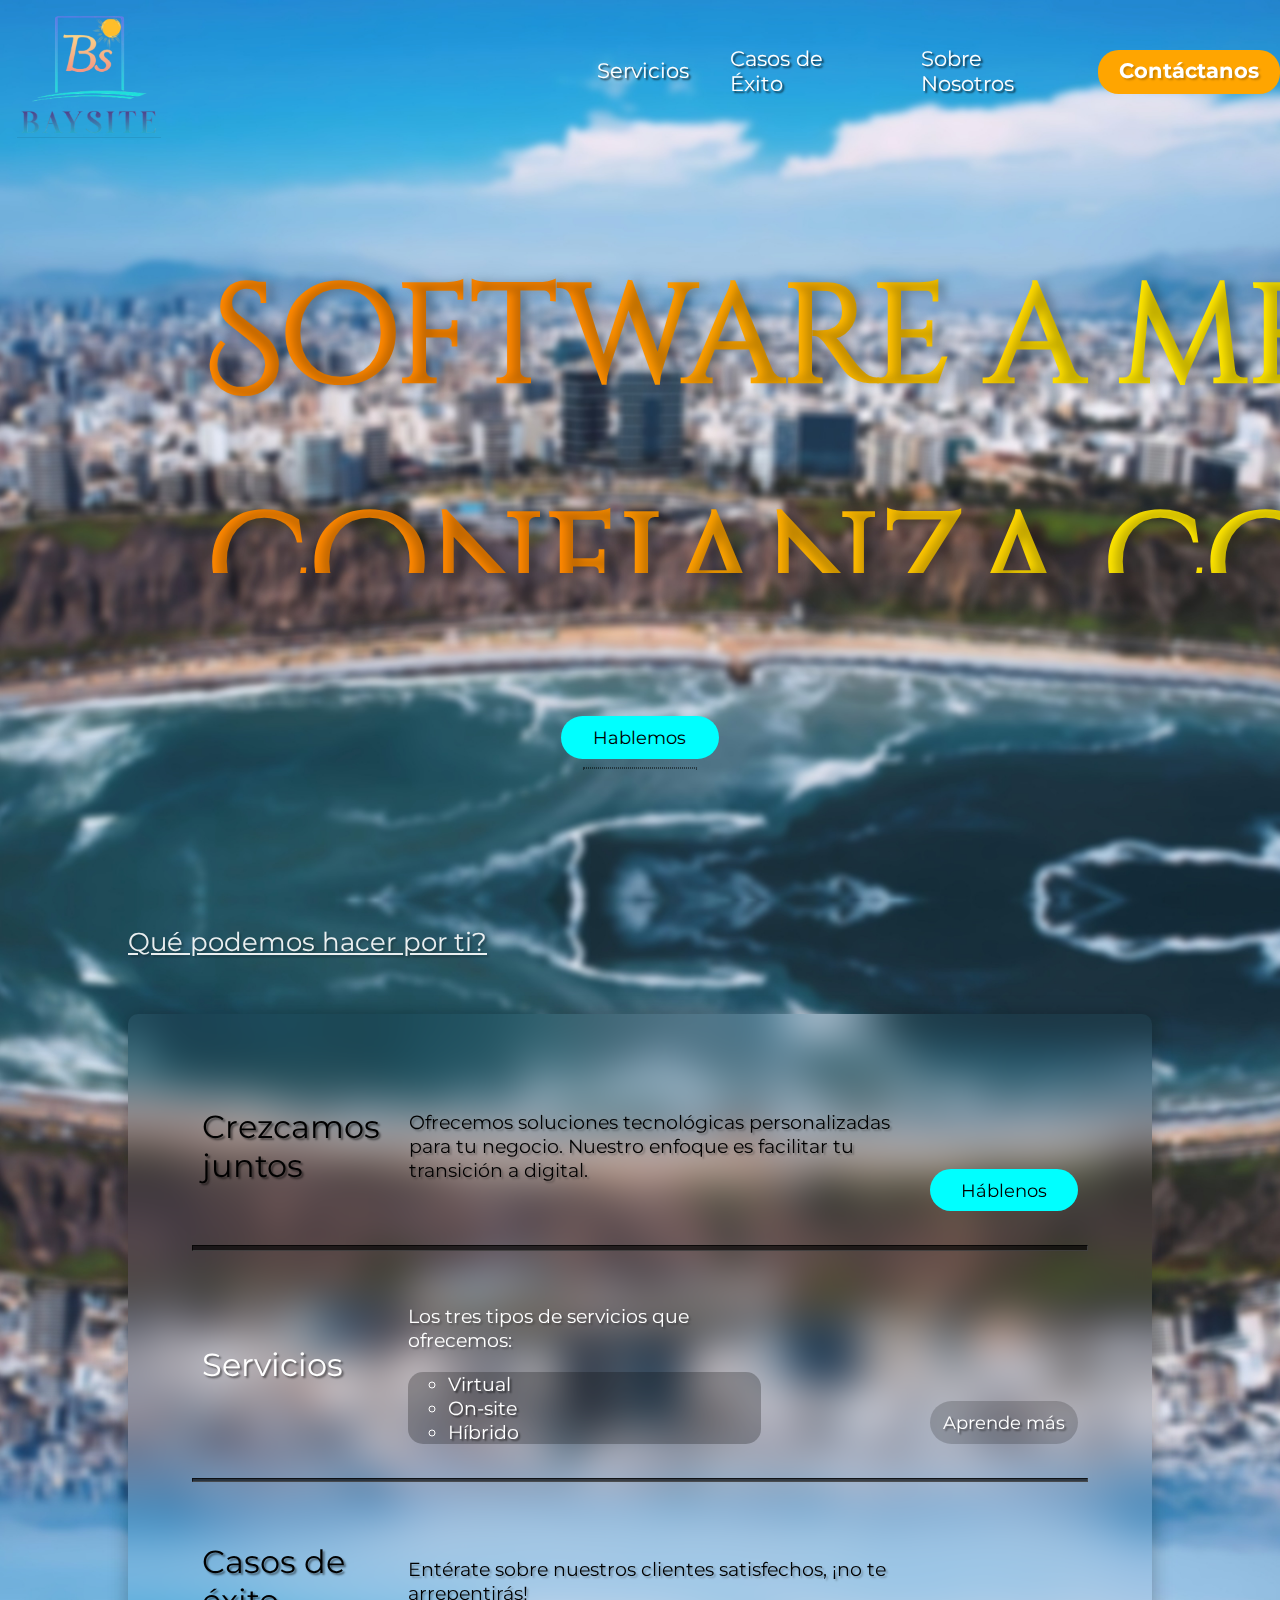
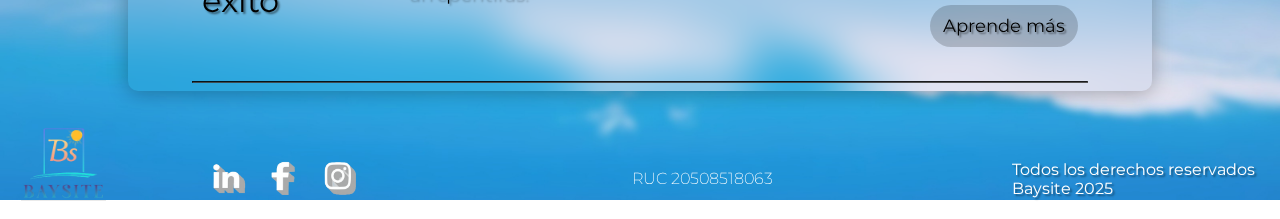
<file: index.html>
<!DOCTYPE html>
<html lang="en">
<head>
    <meta charset="UTF-8">
    <meta name="viewport" content="width=device-width, initial-scale=1.0">
    <title>Baysite</title>
    <link rel="stylesheet" href="./Página principal/style.css">
</head>

<body>

    <div class="container">

        <img src="./assets/main_bg.jpg" class="background">        
        <header id="header">

            <div class="logo" onclick="window.location.href = './index.html';">
                <img src="./assets/BAYSITE LOGO.png" alt="">
            </div>
            <div class="options">
                <a class="header-option" href="#servicios">
                    Servicios
                </a>
                <a class="header-option" href="#servicios">
                    Casos de Éxito 
                </a>
                <a class="header-option" href="">
                    Sobre Nosotros
                </a>
                <a class="header-option" id="contact" href="./Contáctanos/index_contactanos.html">
                    Contáctanos
                </a>
            </div>
        </header>

        <div class="container-body">

            <section>
                <h1>Software a medida,</h1>
                <h1>confianza costeña.</h1>
            </section>
            <section>
                <a class="hablemos" href="./Contáctanos/index_contactanos.html">Hablemos</a>
                <hr style="border: 1px dotted rgba(0, 0, 0, 0.493); width: 7em;">
            </section>
        </div>
    </div>

    <div class="container">

        <img src="./assets/main_bg_ud.jpg" class="background">
        <div class="container-body">

            <h3>Qué podemos hacer por ti?</h3>
            <ul id="descripciones">
                <li>
                    <h2>Crezcamos juntos</h2>
                    <p>Ofrecemos soluciones tecnológicas personalizadas para tu negocio. Nuestro enfoque es facilitar tu transición a digital.</p>
                    <a class="hablemos" href="./Contáctanos/index_contactanos.html">Háblenos</a>
                </li>
                <hr style="height: 4px;">
                <li id="servicios" style="color: rgb(255, 255, 255);">
                    <h2>Servicios</h2>
                    <div id="descripcion-servicios">
                        <p>Los tres tipos de servicios que ofrecemos:</p>
                        <ul style="font-size: 1.2em;">
                            <li>Virtual</li>
                            <li>On-site</li>
                            <li>Híbrido</li>
                        </ul>
                    </div>
                    <a class="aprende-mas" href="./Servicios/index_servicios.html" style="color: white;">Aprende más</a>
                </li>
                <hr style="height: 2px;">
                <li>
                    <h2>Casos de éxito</h2>
                    <p>Entérate sobre nuestros clientes satisfechos, ¡no te arrepentirás!  </p>
                    <a class="aprende-mas" href="./Casos Exito/index.html" style="color: black;">Aprende más</a>
                </li>
                <hr>
            </ul>
        </div>

        <footer id="footer">

            <div class="logo" onclick="window.location.href = './index.html';">
                <img src="./assets/BAYSITE LOGO.png" alt="">
            </div>

            <div class="options-2" onclick="window.location.href = './Contáctanos/index_contactanos.html';">

                <div class="footer-option">
                    <img src="./assets/linkedin logo.png" alt="">
                    <img src="./assets/facebook logo.png" alt="">
                    <img src="./assets/IG logo.png" alt="">
                </div>
                <div class="footer-option">RUC 20508518063</div>
                <div class="footer-option">Todos los derechos reservados Baysite 2025</div>
            </div>
        </footer>

    </div>


    <script>
        const header = document.getElementById('header');

        window.addEventListener('scroll', () => {
        const isAtTop = window.scrollY === 0;

        if (isAtTop) {
            header.classList.remove('blur');
        } else {
            header.classList.add('blur');
        }
        });
    </script>
</body>
</html>
</file>
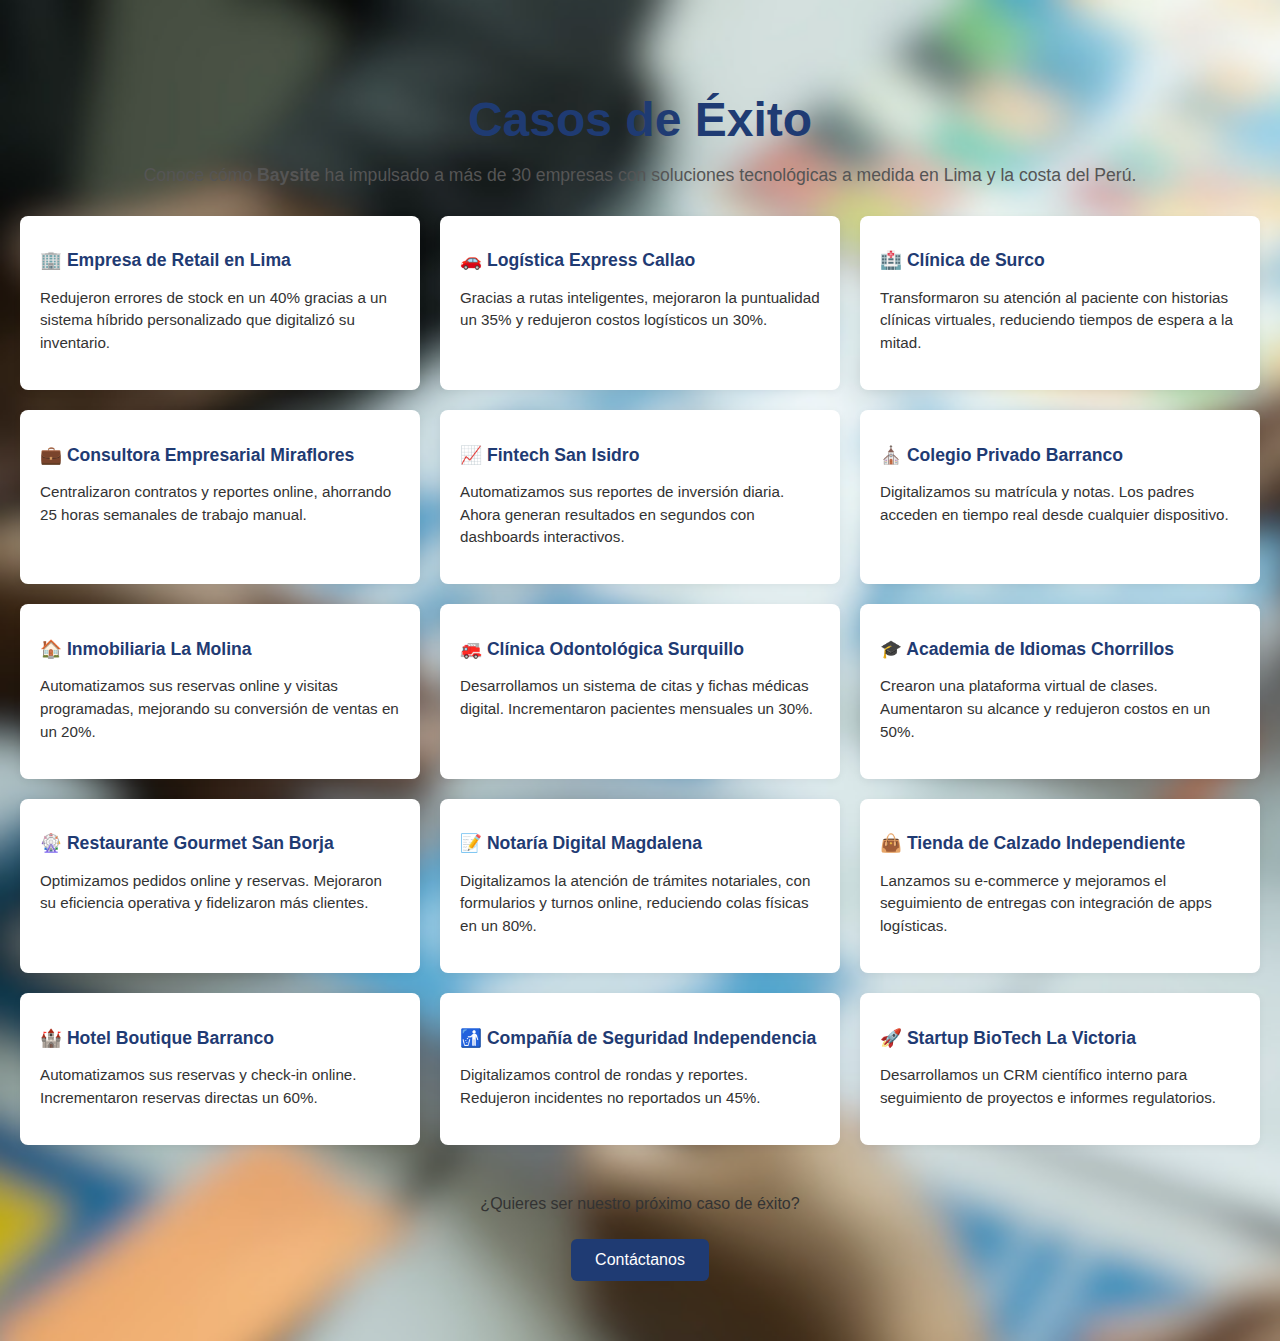
<file: Casos Exito/index.html>
<!DOCTYPE html>
<html lang="es">
<head>
  <meta charset="UTF-8">
  <title>Casos de Éxito | Baysite</title>
  <link rel="stylesheet" href="style.css">
</head>
<body>
  <section class="casos-exito">
    <h1>Casos de Éxito</h1>
    <p class="intro">Conoce cómo <strong>Baysite</strong> ha impulsado a más de 30 empresas con soluciones tecnológicas a medida en Lima y la costa del Perú.</p>

    <div class="grid-casos">
      <!-- los 30 Casos de exito -->
      <div class="caso">
        <h2>🏢 Empresa de Retail en Lima</h2>
        <p>Redujeron errores de stock en un 40% gracias a un sistema híbrido personalizado que digitalizó su inventario.</p>
      </div>
      <div class="caso">
        <h2>🚗 Logística Express Callao</h2>
        <p>Gracias a rutas inteligentes, mejoraron la puntualidad un 35% y redujeron costos logísticos un 30%.</p>
      </div>
      <div class="caso">
        <h2>🏥 Clínica de Surco</h2>
        <p>Transformaron su atención al paciente con historias clínicas virtuales, reduciendo tiempos de espera a la mitad.</p>
      </div>
      <div class="caso">
        <h2>💼 Consultora Empresarial Miraflores</h2>
        <p>Centralizaron contratos y reportes online, ahorrando 25 horas semanales de trabajo manual.</p>
      </div>
      <div class="caso">
        <h2>📈 Fintech San Isidro</h2>
        <p>Automatizamos sus reportes de inversión diaria. Ahora generan resultados en segundos con dashboards interactivos.</p>
      </div>
      <div class="caso">
        <h2>⛪ Colegio Privado Barranco</h2>
        <p>Digitalizamos su matrícula y notas. Los padres acceden en tiempo real desde cualquier dispositivo.</p>
      </div>
      <div class="caso">
        <h2>🏠 Inmobiliaria La Molina</h2>
        <p>Automatizamos sus reservas online y visitas programadas, mejorando su conversión de ventas en un 20%.</p>
      </div>
      <div class="caso">
        <h2>🚒 Clínica Odontológica Surquillo</h2>
        <p>Desarrollamos un sistema de citas y fichas médicas digital. Incrementaron pacientes mensuales un 30%.</p>
      </div>
      <div class="caso">
        <h2>🎓 Academia de Idiomas Chorrillos</h2>
        <p>Crearon una plataforma virtual de clases. Aumentaron su alcance y redujeron costos en un 50%.</p>
      </div>
      <div class="caso">
        <h2>🎡 Restaurante Gourmet San Borja</h2>
        <p>Optimizamos pedidos online y reservas. Mejoraron su eficiencia operativa y fidelizaron más clientes.</p>
      </div>
      <div class="caso">
        <h2>📝 Notaría Digital Magdalena</h2>
        <p>Digitalizamos la atención de trámites notariales, con formularios y turnos online, reduciendo colas físicas en un 80%.</p>
      </div>
      <div class="caso">
        <h2>👜 Tienda de Calzado Independiente</h2>
        <p>Lanzamos su e-commerce y mejoramos el seguimiento de entregas con integración de apps logísticas.</p>
      </div>
      <div class="caso">
        <h2>🏰 Hotel Boutique Barranco</h2>
        <p>Automatizamos sus reservas y check-in online. Incrementaron reservas directas un 60%.</p>
      </div>
      <div class="caso">
        <h2>🚮 Compañía de Seguridad Independencia</h2>
        <p>Digitalizamos control de rondas y reportes. Redujeron incidentes no reportados un 45%.</p>
      </div>
      <div class="caso">
        <h2>🚀 Startup BioTech La Victoria</h2>
        <p>Desarrollamos un CRM científico interno para seguimiento de proyectos e informes regulatorios.</p>
      </div>
      <!-- ... entre mas, si gustas agregar mas casos, haz lo anterior -->
      <!-- oh tambien copiando y pegando -->
    </div>

    <div class="llamada">
      <p>¿Quieres ser nuestro próximo caso de éxito?</p>
      <a href="../Contáctanos/index_contactanos.html" class="boton">Contáctanos</a>
    </div>
  </section>
</body>
</html>
</file>
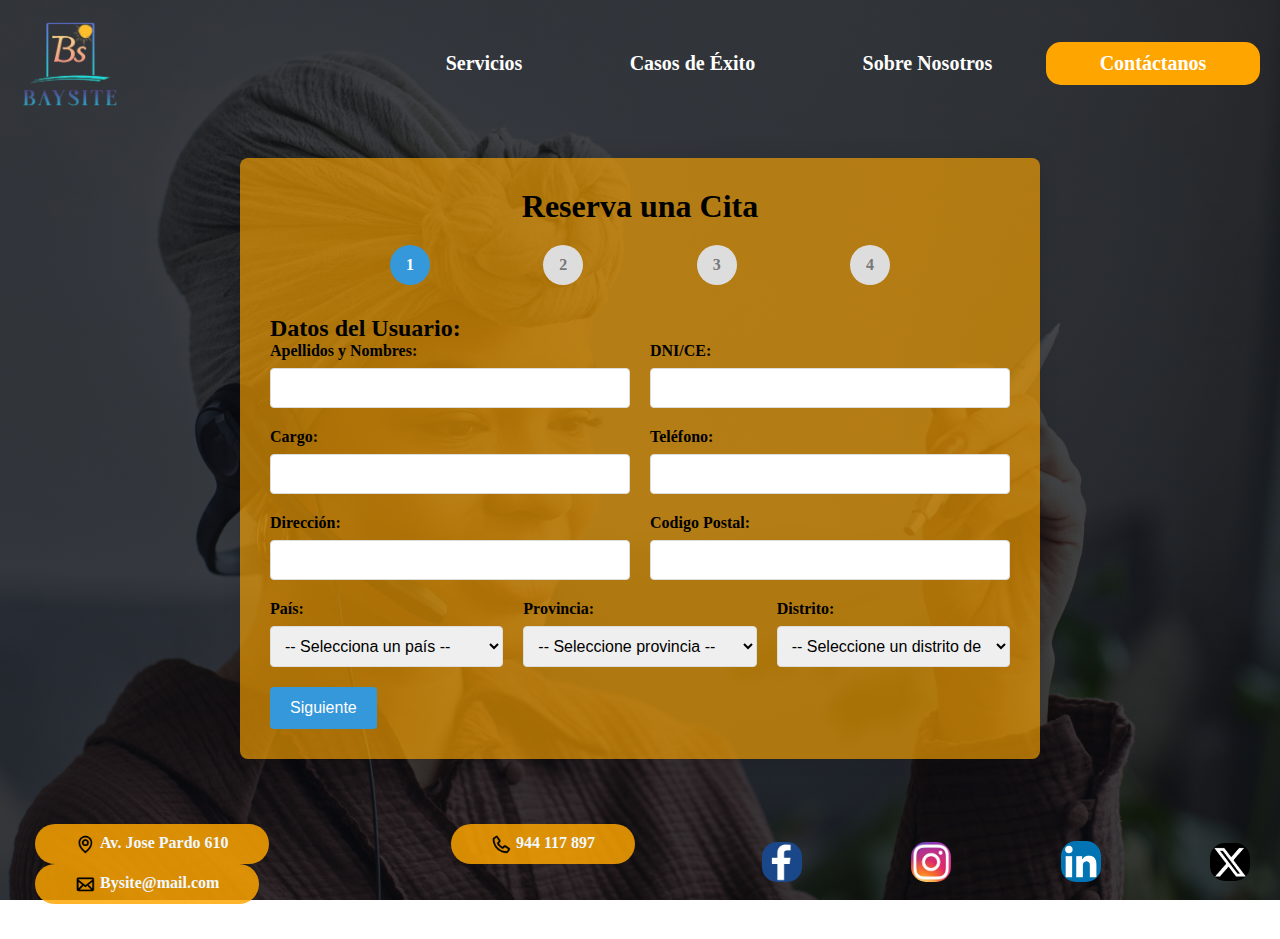
<file: Contáctanos/index_contactanos.html>
<!DOCTYPE html>
<html lang="en">

<head>
    <meta charset="UTF-8">
    <meta name="viewport" content="width=device-width, initial-scale=1.0">
    <title>Contáctanos</title>
    <link rel="icon" href="assets/LOGO_SIN_FONDO.png">
    <link rel="stylesheet" href="stylescontacto.css">
    <script src="scriptcontacto.js"></script>
</head>

<body>

    <!-- Contenedor Principal -->
    <div id="padre">
        <!-- Cabecera del sitio -->
        <header>
            <section>
                <!-- Logo clickeable -->
                <a href="">
                    <img id="logo" src="assets/LOGO_SIN_FONDO.png" alt="">
                </a>
            </section>
            <!-- Menú de Navegacion Principal -->
            <nav id="menu">
                <a href="">Servicios</a>
                <a href="">Casos de Éxito</a>
                <a href="">Sobre Nosotros</a>
                <a href="" id="menu-contactanos">Contáctanos</a>
            </nav>
        </header>


        <!-- Contenedor del Formulario-->
        <div class="form-container">
            <!-- Encabezado del Formulario con Barra de Progreso -->
            <div class="form-header">
                <h1>Reserva una Cita</h1>
                <!-- Barra de Progreso con 4 pasos-->
                <div class="progress-bar">
                    <div class="progress-step active" data-step="1">1</div><!-- data-step sirve para Identificar numéricamente cada paso (1, 2, 3...) y permitirá que js sepa qué paso corresponde a cada círculo-->
                    <div class="progress-step" data-step="2">2</div>
                    <div class="progress-step" data-step="3">3</div>
                    <div class="progress-step" data-step="4">4</div>
                </div>
            </div>

            <!-- Formulario Multipasos -->
            <form class="multiSttepForm" action="">
                <!-- PASO 1: Datos Personales -->
                <div class="form-step active" data-step="1">
                    <h2>Datos del Usuario:</h2>
                    <!-- Fila de 2 campos: Nombre completo y DNI/CE -->
                    <div class="form-row">
                        <div class="form-group">
                            <label for="">Apellidos y Nombres:</label>
                            <input type="text" id="nombres" required>
                        </div>

                        <div class="form-group">
                            <label for="">DNI/CE:</label>
                            <input type="text" id="dni" required>
                        </div>
                    </div>

                    <!-- Fila de 2 campos: Cargo y telefono -->
                    <div class="form-row">
                        <div class="form-group">
                            <label for="">Cargo:</label>
                            <input type="text" id="cargo">
                        </div>

                        <div class="form-group">
                            <label for="">Teléfono:</label>
                            <input type="text" id="telefono">
                        </div>
                    </div>
                    <!-- Fila de 2 campos: Direccion y Codigo Postal -->
                    <div class="form-row">
                        <div class="form-group">
                            <label for="">Dirección:</label>
                            <input type="text" id="direccion" required>
                        </div>
                        <div class="form-group">
                            <label for="">Codigo Postal:</label>
                            <input type="text" id="codigoPostal">
                        </div>
                    </div>

                    <!-- Fila de 3 campos: País, Provincia y Distrito -->
                    <div class="form-row">
                        <div class="form-group">
                            <label for="pais">País:</label>
                            <select name="pais" id="pais">
                                <option value="">-- Selecciona un país --</option>
                                <option value="Argentina">Argentina</option>
                                <option value="Perú">Perú</option>
                                <option value="España">España</option>
                                <option value="Mexico">Mexico</option>
                                <option value="Alemania">Alemania</option>
                                <option value="Noruega">Noruega</option>
                                <option value="Colombia">Colombia</option>
                                <option value="Bolivia">Bolivia</option>
                                <option value="Ecuador">Ecuador</option>
                                <option value="Estados Unidos">Estados Unidos</option>
                            </select>
                        </div>
                        <div class="form-group">
                            <label for="provincia">Provincia:</label>
                            <select id="provincia" required>
                                <option value="">-- Seleccione provincia --</option>
                                <option value="Lima">Lima</option>
                            </select>
                        </div>
                        <div class="form-group">
                            <label for="">Distrito:</label><!--tiene que tener opciones-->
                            <select id="distritos" name="distritos">
                                <option value="">-- Seleccione un distrito de Lima --</option>
                                <option value="Lima">Lima (Cercado de Lima)</option>
                                <option value="Barranco">Barranco</option>
                                <option value="La Molina">La Molina</option>
                                <option value="Miraflores">Miraflores</option>
                                <option value="Pueblo Libre">Pueblo Libre</option>
                                <option value="San Borja">San Borja</option>
                                <option value="San Isidro">San Isidro</option>
                                <option value="Santiago de Surco">Santiago de Surco</option>
                                <option value="Surquillo">Surquillo</option>
                            </select>
                        </div>
                    </div>
                    <!-- Botón para avanzar al siguiente paso -->
                    <button type="button" class="next-btn">Siguiente</button>
                </div>

                <!-- Datos de la Empresa -->
                <div class="form-step" data-step="2">
                    <h2>Datos de la Empresa</h2>
                    <div class="form-group">
                        <label for="">Nombre de la Empresa:</label>
                        <input type="text" id="Empresa">
                    </div>

                    <div class="form-group">
                        <label for="">Sector o Industria:</label>
                        <input type="text" id="sector">
                    </div>

                    <div class="form-row">
                        <div class="form-group">
                            <label for="">Teléfono Empresarial:</label>
                            <input type="text" id="telefonoEmpresa">
                        </div>
                        <div class="form-group">
                            <label for="">Correo Empresarial:</label>
                            <input type="text" id="correoEmpresa">
                        </div>
                    </div>

                    <div class="form-row">
                        <div class="form group">
                            <label for="">Dirección:</label>
                            <input type="text" id="direccionEmpresa">
                        </div>
                        <div class="form group">
                            <label for="">Codigo Postal:</label>
                            <input type="text" id="codigoPostalEmpresa">
                        </div>
                    </div>

                    <div class="form-row">
                        <div class="form-group">
                            <label for="">País:</label>
                            <select name="Pais" id="Pais">
                                <option value="">-- Selecciona un país --</option>
                                <option value="Argentina">Argentina</option>
                                <option value="Perú">Perú</option>
                                <option value="España">España</option>
                                <option value="Mexico">Mexico</option>
                            </select>
                        </div>
                        <div class="form-group">
                            <label for="">Provincia:</label>
                            <select name="Provincia" id="Provincia">
                                <option value="">-- Seleccione un distrito de Lima --</option>
                                <option value="Lima">Lima (Cercado de Lima)</option>
                                <option value="Ancón">Ancón</option>
                                <option value="Ate">Ate</option>
                                <option value="Barranco">Barranco</option>
                                <option value="Breña">Breña</option>
                                <option value="Carabayllo">Carabayllo</option>
                                <option value="Chaclacayo">Chaclacayo</option>
                                <option value="Comas">Comas</option>
                                <option value="Pucusana">Pucusana</option>
                            </select>
                        </div>
                        <div class="form-group">
                            <label for="">Distrito:</label>
                            <select id="distritos" name="distritos">
                                <option value="">-- Seleccione un distrito --</option>
                                <option value="Lima">Lima (Cercado de Lima)</option>
                                <option value="Ancon">Ancón</option>
                                <option value="Ate">Ate</option>
                                <option value="Barranco">Barranco</option>
                                <option value="Breña">Breña</option>
                                <option value="Carabayllo">Carabayllo</option>
                                <option value="Chaclacayo">Chaclacayo</option>
                                <option value="Chorrillos">Chorrillos</option>
                                <option value="Cieneguilla">Cieneguilla</option>
                                <option value="Comas">Comas</option>
                            </select>
                        </div>
                    </div>



                    <!-- fila de dos campos: servicio y numero de personas-->
                    <div class="form-row">
                        <div class="form-group">
                            <label for="servicio">Servicio Solicitado</label><!--tiene que tener opciones-->
                            <select name="" id="servicio" required>
                                <option value="">-- Selecciona un Servicio --</option>
                                <option value="On-Site">On-Site</option>
                                <option value="Híbrido">Híbrido</option>
                                <option value="Virtual">Virtual</option>
                            </select>
                        </div>
                        <div class="form-group">
                            <label for="personas">Número de Personas:</label><!--tiene que tener opciones del 1 al 20-->
                            <input type="number" id="personas" min="1" max="20" value="1">
                        </div>
                    </div>

                    <div class="form-group">
                        <label for="">Adjuntar Archivos:</label><!--tiene que tener opciones-->
                        <input type="file" id="archivos" multiple>
                    </div>

                    <div class="button-group">
                        <button type="button" class="prev-btn">Anterior</button>
                        <button type="button" class="next-btn">Siguiente</button>
                    </div>
                </div>

                <!-- PASO 3: Fecha y Hora -->
                <div class="form-step" data-step="3">
                    <h2>Día y Hora de reserva</h2>
                    <!-- Fila de 2 campos: fecha y hora -->
                    <div class="form-row">
                        <div class="form-group">
                            <label for="dia">Elige el dia:</label>
                            <input type="date" value="2025-07-11" id="fecha" min="2025-07-11" required>
                        </div>
                        <div class="form-group">
                            <label for="hora">Elige la hora:</label>
                            <input type="time" id="hora" min="07:00" max="17:00" require>
                        </div>
                    </div>

                    <!-- Botones de navegación entre pasos -->
                    <div class="button-group">
                        <button type="button" class="prev-btn">Anterior</button>
                        <button type="button" class="next-btn">Siguiente</button>
                    </div>
                </div>


                <!-- PASO 4: Comentarios -->
                <div class="form-step" data-step="4">

                    <h2>Datos Adicionales</h2>
                    <div class="form-group">
                        <label for="">Comentarios o Dudas:</label>
                        <textarea id="comentarios" rows="4"></textarea>
                    </div>

                    <div class="form-group">
                        <label for="">¿Cómo se enteró de nosotros?</label>
                        <textarea id="comentarios" rows="4"></textarea>
                    </div>

                    <!-- Checkbox, terminos y condiciones -->
                    <div class="form-group checkbox-group">
                        <p>
                            <input type="checkbox" id="terminos" required>
                            Estoy de acuerdo con <a href="">los términos y condiciones</a>
                        </p>
                    </div>

                    <!--se conecta o envia la informacion a la base de datos-->
                    <div class="button-group">
                        <button type="button" class="prev-btn">Anterior</button>
                        <button type="submit" class="submit-btn">Enviar Reserva</button>
                    </div>
                </div>

            </form>
        </div>
        <!-- acaba formulario --><!-- acaba formulario --><!-- acaba formulario --><!-- acaba formulario --><!-- acaba formulario -->

        <footer>
            <nav class="footersub" id="cmp">
                <a href=""><img src="assets/iconos-png/location.png" alt="">Av. Jose Pardo 610</a>
                <a href=""><img src="assets/iconos-png/phone.png" alt="">944 117 897</a>
                <a href=""><img src="assets/iconos-png/envelope-alt.png" alt="">Bysite@mail.com</a>
            </nav>
            <nav class="footersub" id="redesF">
                <a href=""><img class="redes" src="assets/PIE/facebook.png" alt=""></a>
                <a href=""><img class="redes" src="assets/PIE/instagram.png" alt=""></a>
                <a href=""><img class="redes" src="assets/PIE/linkedin.png" alt=""></a>
                <a href=""><img class="redes" src="assets/PIE/x.png" alt=""></a>
            </nav>
        </footer>
    </div>


</body>

</html
</file>
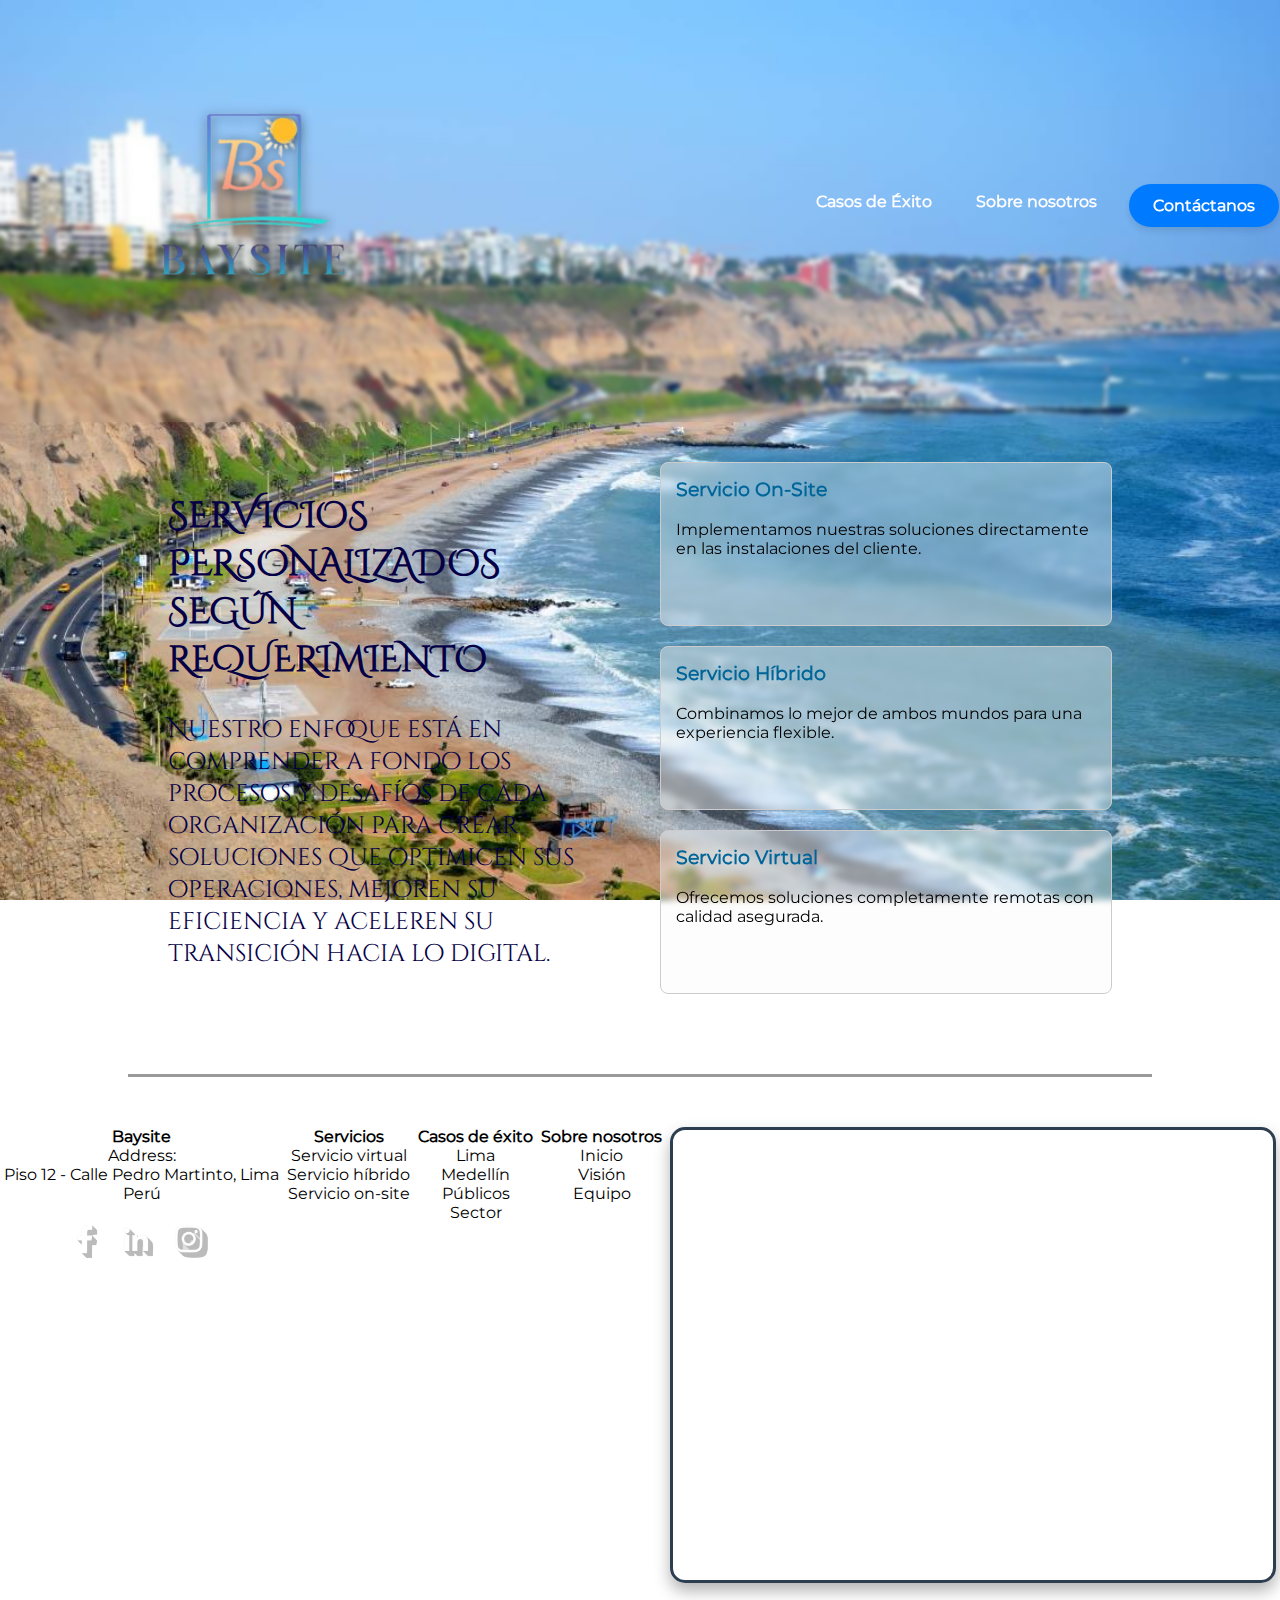
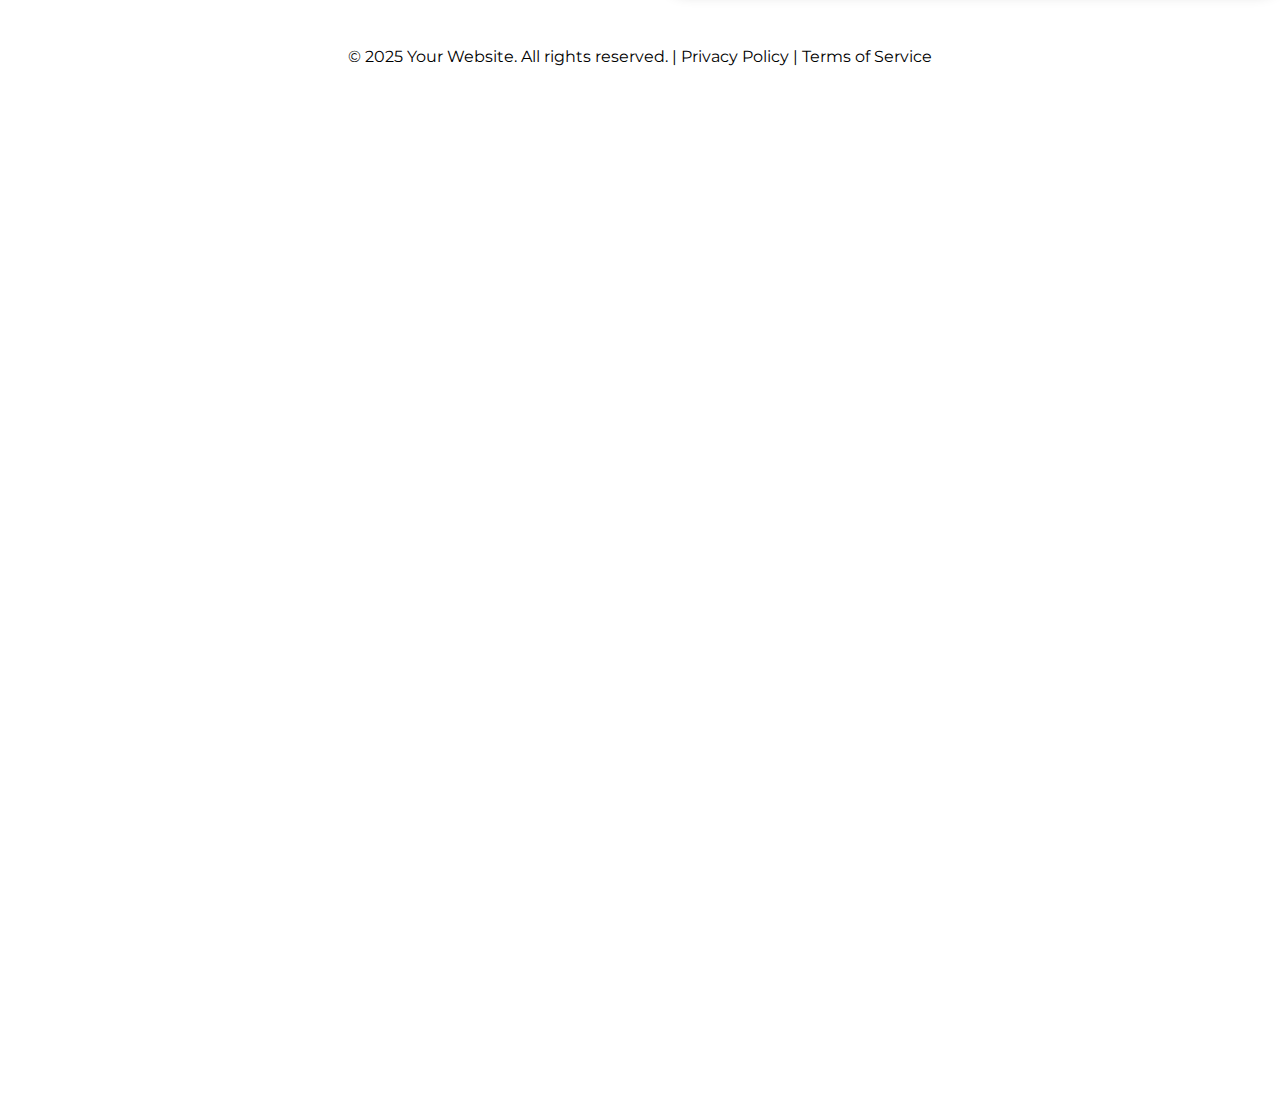
<file: Servicios/index_servicios.html>
<!DOCTYPE html>
<html lang="es">

<head>
  <meta charset="UTF-8" />
  <meta name="viewport" content="width=device-width, initial-scale=1.0" />
  <title>Baysite</title>
  <link rel="stylesheet" href="styles.css" />
</head>

<body>

  <header class="sticky-header">
    <img src="imagenes/logo_transparente.png" alt="Baysite Logo" style="max-height: 400px;"
      onclick="window.location.href = '../index.html';" class="logo" />
      <nav>
        <!-- <a class="menu" href="#servicios">Servicios</a> -->
        <a class="menu" href="../Casos Exito/index.html">Casos de Éxito</a>
        <a class="menu" href="../index.html">Sobre nosotros</a>
        <a class="contact-btn" href="../Contáctanos/index_contactanos.html">Contáctanos</a>
      </nav>
  </header>

  <main>
    <div class="two-column-layout">
      <!-- Columna izquierda -->
      <div class="column left-column">
        <h2>SERVICIOS PERSONALIZADOS SEGÚN REQUERIMIENTO</h2>
        <p>Nuestro enfoque está en comprender a fondo los procesos y desafíos de cada organización para crear soluciones
          que optimicen sus operaciones, mejoren su eficiencia y aceleren su transición hacia lo digital.</p>
      </div>

      <!-- Columna derecha -->


      <div class="column right-column">
        
        <div class="service-box">
          <h3 class="toggle-btn" data-target="onsite-video" data-video="videos/video1.mp4">Servicio On-Site</h3>
          <p>Implementamos nuestras soluciones directamente en las instalaciones del cliente.</p>
          <div id="onsite-video" class="video-slide"></div>
        </div>

        <div class="service-box">
          <h3 class="toggle-btn" data-target="hibrido-video" data-video="videos/video2.mp4">Servicio Híbrido</h3>
          <p>Combinamos lo mejor de ambos mundos para una experiencia flexible.</p>
          <div id="hibrido-video" class="video-slide"></div>
        </div>

        <div class="service-box">
          <h3 class="toggle-btn" data-target="virtual-video" data-video="videos/video3.mp4">Servicio Virtual</h3>
          <p>Ofrecemos soluciones completamente remotas con calidad asegurada.</p>
          <div id="virtual-video" class="video-slide"></div>
        </div>
      </div>

    </div>
  </main>


  <hr style="border: none; border-top: 3px solid #999; margin: 40px auto; width: 80%;">
  <footer>
    <div>
      <strong>Baysite</strong><br>
      Address:<br>
      Piso 12 - Calle Pedro Martinto, Lima<br>
      Perú<br><br>
      <a href="../index.html"><img src="imagenes/facebook logo.png" alt="Facebook" class="social-icon"
          style="height: 40px; margin-right: 10px;"></a>
      <a href="../index.html"><img src="imagenes/linkedin logo.png" alt="linkedin" class="social-icon"
          style="height: 40px; margin-right: 10px;"></a>
      <a href="../index.html"><img src="imagenes/IG logo.png" alt="Instagram" class="social-icon"
         style="height: 40px;"></a>
    </div>
    <div>
      <strong>Servicios</strong><br>
      Servicio virtual<br>
      Servicio híbrido<br>
      Servicio on-site
    </div>
    <div>
      <strong>Casos de éxito</strong><br>
      Lima<br>
      Medellín<br>
      Públicos<br>
      Sector
    </div>
    <div>
      <strong>Sobre nosotros</strong><br>
      Inicio<br>
      Visión<br>
      Equipo
    </div>
    <div>


<iframe class="mapa"
  src="https://www.google.com/maps/embed?pb=!1m18!1m12!1m3!1d3900.5848483873624!2d-77.0224456!3d-12.1405324!2m3!1f0!2f0!3f0!3m2!1i1024!2i768!4f13.1!3m3!1m2!1s0x9105b7e55b3100eb%3A0x7c78a9b63d90c514!2sJir%C3%B3n%20Pedro%20Martinto%2012%2C%20Lima%2015063!5e0!3m2!1ses-419!2spe!4v1751783384389!5m2!1ses-419!2spe"
  width="600" height="450"
  allowfullscreen=""
  loading="lazy"
  referrerpolicy="no-referrer-when-downgrade">
</iframe>




    </div>

    <div style="width: 100%; text-align: center; margin-top: 50px;">
      © 2025 Your Website. All rights reserved. | Privacy Policy | Terms of Service
    </div>
  </footer>

<script>
  const buttons = document.querySelectorAll('.toggle-btn');
  let openBox = null;

  buttons.forEach(btn => {
    btn.addEventListener('click', () => {
      const targetId = btn.getAttribute('data-target');
      const videoURL = btn.getAttribute('data-video');
      const targetBox = document.getElementById(targetId);

      // Cierra el anterior (si hay)
      if (openBox && openBox !== targetBox) {
        openBox.classList.remove('open');
        openBox.innerHTML = ''; // Limpia el video anterior
      }

      // Toggle el actual
      if (targetBox.classList.contains('open')) {
        targetBox.classList.remove('open');
        targetBox.innerHTML = '';
        openBox = null;
      } else {
        targetBox.innerHTML = `
          <iframe width="560" height="315" src="${videoURL}" 
            title="Video ${targetId}" frameborder="0" allowfullscreen></iframe>`;
        targetBox.classList.add('open');
        openBox = targetBox;
      }
    });
  });
</script>

</body>

</html>
</file>
<file: Página principal/style.css>
body {

    height: 100%;
    padding: 0;
    margin: 0;
    font-family: montserrat;
    display: flex;
    flex-direction: column;
}

header {

    padding: 0;
    height: 9em;
    display: flex;
    position: sticky;
    z-index: 2;
    top: 0;
}
header.blur {
    backdrop-filter: blur(7px);
}

a {
    text-decoration: none;
    color: inherit;
}
a:hover {

    cursor: pointer;
}

.logo {

    margin: 0;
    padding: 0;
    width: 45%;
    display: flex;
}
.logo img {
    
    margin-left: 3%;
    margin-top: 2%;
    margin-bottom: 1%;
    cursor: pointer;
    
    border-bottom: 1px solid rgba(0, 0, 0, 0.081);
    transition: 0.3s;
}
.logo img:hover {

    transform: scale(0.9);
}

.options {

    display: flex;
    width: 55%;
    justify-content: space-around;
    align-items: center;
    
}

.header-option {

    font-size: 1.3em;

    margin: 0;
    height: 0;
    padding: 1em;
    padding-bottom: 1.1em;

    border-radius: 1em;

    color: white;
    text-shadow: 2px 2px 2px #000000ad;
    
    display: flex;
    justify-content: center;
    align-items: center;
    transition: 0.3s;
}
.header-option:hover {

    background-color: rgba(0, 0, 0, 0.1);
}

#contact {

    font-weight: bold;
    text-shadow: 2px 2px 2px #00000035;
    background-color: orange;
    transition: 0.3s;
}
#contact:hover {

    transform: scale(1.1);
}

.container {

    height: 100vh;
    position: relative;
    display: flex;
    flex-direction: column;
    z-index: 1;
}


.background {

    position: absolute;
    width: 100%;
    height: 100%;
    object-fit: cover;
}

.container-body {

    display: flex;
    flex-direction: column;

    z-index: 1;
    height: 100%;
    width: 100%;
}

.container-body section:nth-child(1) {
    
    margin-top: 0.5em;
    margin-left: 3em;
    
    height: 50%;
    line-height: 1;

    font-size: 4.3em;
    font-family: cinzel_regular;
    text-wrap: nowrap;

    background: #ff8800;
    background: linear-gradient(90deg,rgba(255, 136, 0, 1) 33%, rgb(255, 230, 0) 83%);
    -webkit-background-clip: text;
    color: transparent;
    text-shadow: 7px 1px 10px #0000003e;
}
.container-body section:nth-child(1) h1:nth-child(2) {

    text-align: center;
}
.container-body section:nth-child(2) {

    margin-top: 4em;
    display: flex;
    flex-direction: column;
    align-items: center;
}

.container-body>h3 {

    margin-left: 10%;

    font-weight: normal;
    color: rgba(255, 255, 255, 0.904);
    text-shadow: 2px 2px 2px #0000003f;
    text-decoration: underline;
    font-size: 1.6em;
}

.hablemos {

    font-size: 1.1em;
    margin-top: 4.5em;
    font-family: montserrat;
    background-color: aqua;
    height: 2.4em;
    width: 9em;
    text-shadow: none !important;

    border-radius: 1.5em;
    display: flex;
    justify-content: center;
    align-items: center;

    transition: 0.3s ease;
}
.hablemos:hover {

    transform: scale(1.1);
}

#descripciones {

    margin: 0 10% 1em 10%;
    margin-top: 2em;
    height: 90%;
    padding: 2em 5% 0% 5%;
    box-shadow: 0 2px 20px rgba(0, 0, 0, 0.28);

    list-style-type: none;
    /* background-color: rgba(255, 255, 255, 0.093); */
    border-radius: 10px;
    backdrop-filter: blur(20px);
}
#descripciones>li {

    margin: 1.5em 0;
    display: flex;
    justify-content: flex-start;
    align-items: center;
    text-wrap: wrap;
    padding: 10px;

    transition: 0.3s;
    border-radius: 10px;
}
#descripciones>li:hover {

    background-color: #00000020;
}

#descripciones>li:nth-child(3):hover {

    background-color: rgba(255, 255, 255, 0.276) !important;
}

#descripciones li h2 {

    width: 20%;
    margin-right: 1em;

    font-weight: normal;
    text-shadow: 2px 2px 2px #00000079;
    font-size: 2em;
}
#descripciones li p {

    font-size: 1.2em;
    justify-self:flex-start;
    width: 60%;
    text-shadow: 2px 2px 2px #00000043;
}
#descripcion-servicios {

    width: 60%;
    color: white;
}
#descripcion-servicios ul {

    width: 60%;

    border-radius: 15px;
    background-color: rgba(0, 0, 0, 0.245);
    text-shadow: 2px 2px 2px #0000008e;
}
#descripciones li a {

    width: 17%;
    align-self:last baseline;
    text-align: end;
    text-shadow: 2px 2px 2px #0000007a;

    transition: 0.3s;
}
#descripciones li a:hover {

    transform: scale(1.1);
}

#descripciones hr {

    border-color: rgba(0, 0, 0, 0.672);
    background-color: rgba(0, 0, 0, 0.645);
    width: auto;
}

.aprende-mas { 

    font-size: 1.1em;
    font-family: montserrat;
    background-color: rgba(0, 0, 0, 0.179);
    text-shadow: 1px 0 2px #000000;
    height: 2.4em;

    border-radius: 1.5em;
    display: flex;
    justify-content: center;
    align-items: center;
}

footer {

    position: relative;
    bottom: 0;
    background-color: rgba(255, 255, 255, 0);

    padding: 0;
    height: 7em;
    display: flex;
    z-index: 0;
}
footer .logo{

    width: 11em; 
    padding: 1em;   
}

.options-2 {

    display: flex;
    justify-content: space-between;
    width: 100%;
}

.footer-option {

    display: flex;
    align-items: center;

    color: white;
    padding-top: 2em;
    flex-grow: unset;
    
}
.footer-option img {

    height: 2.5em;
    width: 2.5em;
    margin-right: 1em;
}
.footer-option:hover {

    cursor: pointer;
}

.footer-option:nth-child(2) {

    padding-left: 1em;
    font-weight: 200;
}
.footer-option:nth-child(3) {

    text-shadow: 2px 2px 2px #00000071;
    width: 25%;
}


@font-face {
    font-family: cinzel_regular;
    src: url(../fonts/CinzelDecorative-Regular.ttf);
}

@font-face {
    font-family: montserrat;
    src: url(../fonts/Montserrat-VariableFont_wght.ttf);
}
</file>
<file: Casos Exito/style.css>
body {
  font-family: Arial, sans-serif;
  margin: 0;
  padding: 0;
  background: url(Imagen\ 1.png);
  background-size: cover;
  color: #333;
}

.casos-exito {
  max-width: 1500px;
  margin: 40px auto;
  padding: 20px;
}

.casos-exito h1 {
  text-align: center;
  font-size: 3em;
  color: #1f3b73;
  margin-bottom: 10px;
}

.intro {
  text-align: center;
  font-size: 1.1em;
  margin-bottom: 30px;
  color: #555;
}

.grid-casos {
  display: grid;
  grid-template-columns: repeat(auto-fit, minmax(300px, 1fr));
  gap: 20px;
}

.caso {
  background: white;
  padding: 20px;
  border-radius: 8px;
  box-shadow: 0 2px 8px rgba(0,0,0,0.05);
}

.caso h2 {
  margin-bottom: 8px;
  color: #1f3b73;
  font-size: 1.1em;
}

.caso p {
  font-size: 0.95em;
  line-height: 1.5;
}

.llamada {
  text-align: center;
  margin-top: 50px;
}

.boton {
  display: inline-block;
  padding: 12px 24px;
  background: #1f3b73;
  color: white;
  text-decoration: none;
  border-radius: 6px;
  margin-top: 10px;
  transition: background 0.3s;
}

.boton:hover {
  background: #163061;
}
</file>
<file: Contáctanos/stylescontacto.css>
*{
    padding: 0%;
    margin: 0;
    box-sizing: border-box;
    text-align: justify;
}
 body{
    background: linear-gradient(rgba(5,7,12,0.75)), url(assets/background_CONTACTOS.jpg);
    background-position: center;
    background-repeat: no-repeat;
    background-attachment: fixed;
    background-size: cover;
}
#padre{
    display: flex;
    flex-direction: row;
    flex-wrap: wrap;
}
header{
    width: 100%;
    
    padding: 20px;
    display: flex;
    flex-direction: row;
    flex-wrap: wrap;
    justify-content: space-between;
    align-items: center;
}

#logo{
    width: 100px;
    vertical-align: middle;
}
#menu {

    width: 70%;
    display: flex;
    flex-direction: row;
    flex-wrap: wrap;
}
#menu a{
    text-decoration: none;
    color: white;
    font-weight: bold;
    text-align: center;
    padding: 10px;
    flex-grow: 1;
    flex-shrink: 1;
    font-size: 20px;
}

#menu-contactanos{
    background-color: orange;
    border-radius: 15px;
    padding: 10px auto;
}


footer{
    
    width: 100%;
    display: flex;
    flex-direction: row;
    flex-wrap: wrap;
    justify-content: space-between;
    text-align: center;
    padding: 30px;
}

#cmp{
    
    width: 50%;
    display: flex;
    
    flex-direction: row;
    flex-wrap: wrap;
    justify-content: space-between;
    padding: 5px;
    
}
#cmp a{
    color: aliceblue;
    background-color: rgba(255, 166, 0, 0.832);
    border-radius: 20px;
    text-decoration: none; 
    padding: 10px 40px; 
    font-weight: bold;
 }

#cmp a img{
    width: 20px;
    vertical-align: middle;
    margin-right: 5px;
    
}


#redesF{
    width: 40%;
    display: flex;
    justify-content: space-between;
    align-items: center;

}

.redes{
    width: 40px;
    border-radius: 15px;
}

/* Estilos del formulario */
.form-container{
    background: rgba(255, 166, 0, 0.641);
    padding: 30px; /* Espaciado interno */
    border-radius: 8px; /* Esquinas redondeadas */
    box-shadow: 0 0 20px rgba(0, 0, 0, 0.1); /* Sombra suave */
    margin: 30px auto; /* Margen superior e inferior, centrado */
    max-width: 800px; /* Ancho máximo del formulario */
}

/* Encabezado del formulario */
.form-header {
  
    text-align: center; /* Texto centrado */
    margin-bottom: 30px; /* Espacio inferior */
}

h1 {
   
    text-align: center;
}

/* Barra de progreso */
.progress-bar {
    display: flex; /* Disposición flexible */
    justify-content: space-between; /* Espacio entre elementos */
    margin: 20px auto; /* Margen superior e inferior, centrado */
    max-width: 500px; /* Ancho máximo */
}

/* Pasos individuales de la barra de progreso */
.progress-step {
    width: 40px; /* Ancho fijo */
    height: 40px; /* Alto fijo */
    background: #ddd; /* Color de fondo inactivo */
    border-radius: 50%; /* Forma circular */
    display: flex; /* Para centrar el número */
    align-items: center; /* Centrado vertical */
    justify-content: center; /* Centrado horizontal */
    font-weight: bold; /* Texto en negrita */
    color: #777; /* Color de texto inactivo */
}

.progress-step.active {
    background: #3498db; /* Color azul para paso activo */
    color: white; /* Texto blanco */
}

.form-step {
    display: none; /* Oculto inicialmente */
}

.form-step.active {
    display: block; /* Mostrar cuando está activo */
}

/* Grupo de campos del formulario */
.form-group {
    margin-bottom: 20px; /* Espacio entre grupos */
}

/* Fila para colocar campos lado a lado */
.form-row {
    display: flex; /* Disposición flexible */
    gap: 20px; /* Espacio entre elementos */
}

/* Campos dentro de una fila */
.form-row .form-group {
    flex: 1; /* Ocupan espacio equitativo */
}

/* ========== ESTILOS DE ELEMENTOS DEL FORMULARIO ========== */
/* Etiquetas */
label {
    display: block; /* Ocupa toda la línea */
    margin-bottom: 8px; /* Espacio inferior */
    font-weight: bold; /* Texto en negrita */
}

/* Campos de entrada, selects y textareas */
input[type="text"],
input[type="tel"],
input[type="email"],
input[type="date"],
input[type="time"],
input[type="number"],
select,
textarea {
    width: 100%; /* Ancho completo */
    padding: 10px; /* Espaciado interno */
    border: 1px solid #ddd; /* Borde sutil */
    border-radius: 4px; /* Esquinas redondeadas */
    font-size: 16px; /* Tamaño de fuente legible */
}

button {
    padding: 12px 20px; /* Espaciado interno */
    border: none; /* Sin borde */
    border-radius: 4px; /* Esquinas redondeadas */
    cursor: pointer; /* Cursor tipo pointer */
    font-size: 16px; /* Tamaño de fuente */
    transition: background 0.3s; /* Transición suave */
}

.next-btn, .submit-btn {
    background: #3498db; /* Color azul */
    color: white; /* Texto blanco */
}

.next-btn:hover, .submit-btn:hover {
    background: #2980b9; /* Azul más oscuro */
}

/* Botón Anterior */
.prev-btn {
    background: #95a5a6; /* Color gris */
    color: white; /* Texto blanco */
    margin-right: 10px; /* Espacio a la derecha */
}

.prev-btn:hover {
    background: #7f8c8d; /* Gris más oscuro */
}

.button-group {
    display: flex; /* Disposición flexible */
    justify-content: flex-end; /* Alineado a la derecha */
    margin-top: 30px; /* Espacio superior */
}

.checkbox-group {
    display: flex; /* Disposición flexible */
    align-items: center; /* Centrado vertical */
}

/* Grupo de checkbox */
.checkbox-group {
    display: flex; /* Disposición flexible */
    align-items: center; /* Centrado vertical */
}

/* Checkbox personalizado */
.checkbox-group input {
    width: auto; /* Ancho automático */
    margin-right: 10px; /* Espacio a la derecha */
}
</file>
<file: Servicios/styles.css>
@font-face {
  font-family: 'myfont';
  src: url('fuentes/CinzelDecorative-Regular.ttf') format('truetype');
  font-weight: normal;
  font-style: normal;
}

@font-face {
  font-family: 'myfont2';
  src: url('fuentes/Montserrat-VariableFont_wght.ttf') format('truetype');
  font-weight: normal;
  font-style: normal;
}


body {
  font-family: 'myfont2',Arial, sans-serif;
  margin: 0;
  padding: 0;
  background: url('imagenes/fondo_bahia.jpeg') no-repeat center center fixed;
  background-size: cover;
  min-height: 300vh; /* Alarga la página */
  padding-top: 20px; /* ajusta según la altura del header */
}

.sticky-header {
  position: sticky;
  top: 0;
  display: flex;
  justify-content: space-between; /* logo a la izq, nav a la der */
  align-items: center;
  padding: 1px 1px;
  background-color: rgba(0, 0, 0, 0);
  backdrop-filter: blur(2px);
  z-index: 1000;
  color: white;
}

header, footer {
  background-color: #f8f8f800;
 
  text-align: center;
}
nav {
  display: flex;
  justify-content: center;
  gap: 20px;
  margin-bottom: 30px;
}
.contact-btn {
  background-color: #007BFF;
  color: white;
  padding: 12px 24px;
  text-decoration: none;
  border-radius: 30px;
  font-weight: bold;
  box-shadow: 0 4px 6px rgba(0, 0, 0, 0.1);
  transition: background-color 0.3s ease, transform 0.2s ease;
}

.contact-btn:hover {
  background-color: #0056b3;
  transform: scale(1.05);
}

main {
  padding: 0 10%;
}
.services {
  display: flex;
  gap: 20px;
  margin-top: 20px;
}
.service-box {
  flex: 1;
  border-left: 3px solid #ccc;
  padding-left: 15px;
}
footer {
  display: flex;
  justify-content: space-around;
  flex-wrap: wrap;
}
footer div {
  margin: 10px 0;
}

.two-column-layout {
  display: flex;
  flex-direction: row;
  padding: 40px;
  gap: 40px;
}

.column {
  flex: 1;
}

.left-column  {
  font-family: 'myfont';
  font-size: 24px;
  color: #050046;
}

.right-column {
  display: flex;
  flex-direction: column;
  gap: 20px;
}

.service-box {
  font-family: 'myfont2';
  padding: 15px;
  border: 1px solid #ccc;
  border-radius: 8px;
  background-color: rgba(249, 249, 249, 0.411); /* <- con transparencia */
  backdrop-filter: blur(3px); /* opcional: efecto de fondo difuminado */
}

.service-box h3 {
  margin-top: 0;
  color: #006699;
}

@media (max-width: 768px) {
  .two-column-layout {
    flex-direction: column;
  }
}


.menu {
  color: rgb(255, 255, 255);
  text-decoration: none;
  font-weight: bold;
  position: relative;
  font-size: 16px;
  padding: 8px 12px;
  transition: all 0.3s ease;
  border-radius: 4px;
}

.menu:hover {
  background-color: rgba(255, 255, 255, 0.1); /* efecto suave al pasar el mouse */
  color: #00bcd4;
}

.menu::after {
  content: '';
  position: absolute;
  bottom: 0;
  left: 12px;
  width: 0%;
  height: 2px;
  background-color: #00bcd4;
  transition: width 0.3s ease;
}

.menu:hover::after {
  width: calc(100% - 24px);
}

.social-icon {
  transition: transform 0.3s ease, opacity 0.3s ease;
  opacity: 0.8;
}

.social-icon:hover {
  transform: scale(3); /* efecto de zoom */
  opacity: 1;            /* vuelve a opacidad completa */
  filter: drop-shadow(2px 2px 4px rgba(0, 0, 0, 0.5)); /* sombra elegante */
}

.mapa {
    border: 3px solid #2c3e50; /* Borde elegante */
    border-radius: 15px;        /* Bordes redondeados */
    box-shadow: 0 8px 16px rgba(0, 0, 0, 0.3); /* Sombra suave */
    transition: transform 0.3s ease, box-shadow 0.3s ease;
  }

  .mapa:hover {
    transform: scale(1.02); /* Zoom leve al pasar el mouse */
    box-shadow: 0 12px 24px rgba(0, 0, 0, 0.4); /* Sombra más fuerte */
  }

  .logo {
  transition: all 0.3s ease;
  cursor: pointer;
}

.logo:hover {
  transform: scale(1.1);
  filter: drop-shadow(0 5px 10px rgba(0, 0, 0, 0.3));
}

@keyframes pulso {
  0% { transform: scale(1); }
  50% { transform: scale(1.05); }
  100% { transform: scale(1); }
}

.logo {
  animation: pulso 2s infinite ease-in-out;
   filter: drop-shadow(0 2px 6px rgba(0, 0, 0, 0.6));
}

.contact-btn{

  animation: pulso 2s infinite ease-in-out;

}


.video-slide {
  max-height: 0;
  overflow: hidden;
  transition: max-height 0.5s ease;
  display: flex;
  justify-content: center;
  align-items: center;
  padding: 0;
}

.video-slide.open {
  max-height: 600px;
  padding: 20px 0;
}

.toggle-btn {
  cursor: pointer;
}
</file>
